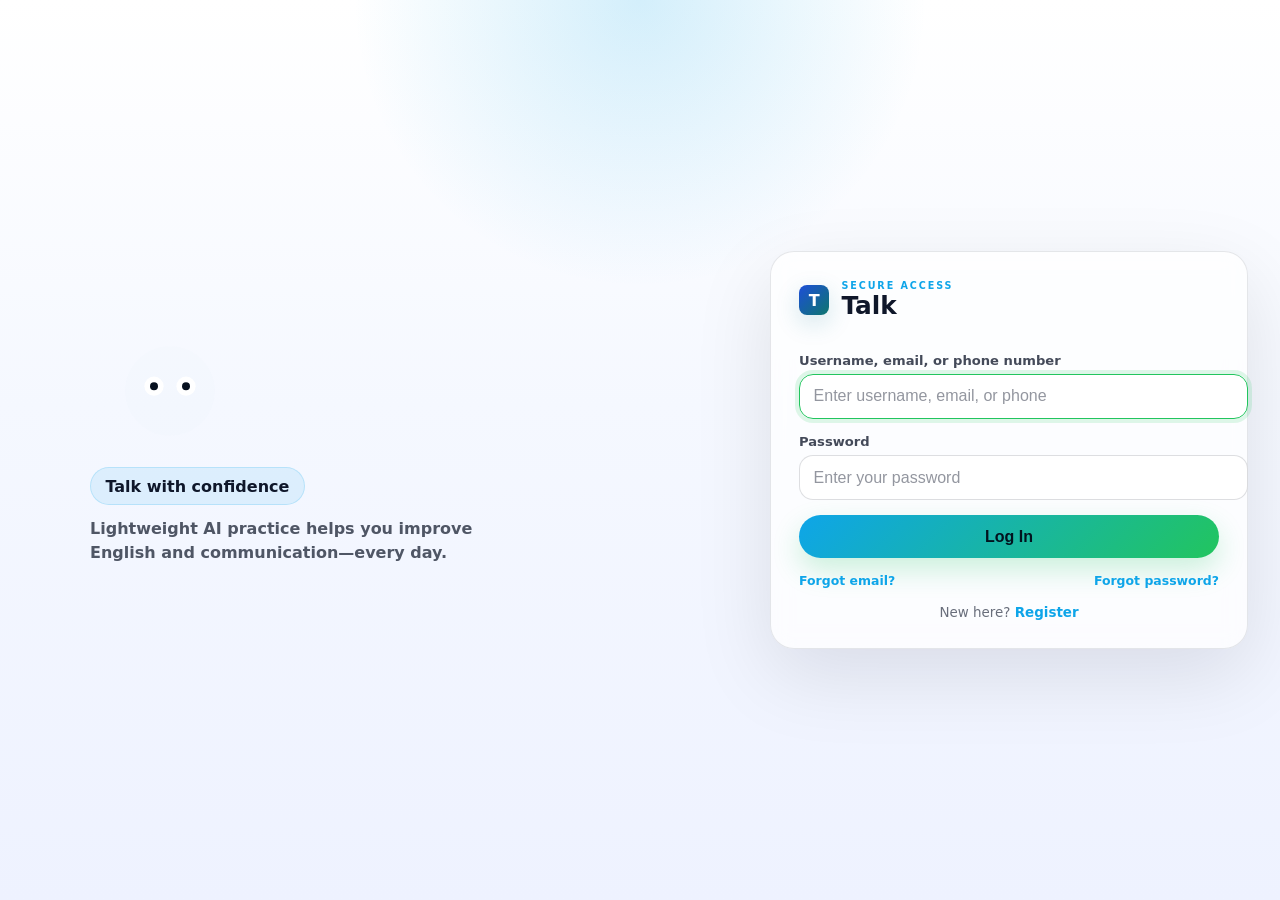
<file: index.html>
<!doctype html>
<html lang="en">
<head>
  <meta charset="utf-8">
  <meta name="viewport" content="width=device-width,initial-scale=1">
  <title>Talk - Login & Register</title>
  <link rel="stylesheet" href="styles.css">
</head>
<body>

  <div id="loginPage" class="login-wrapper">
    <div class="auth-shell">
      
      <aside class="auth-visual" aria-hidden="true">
        <div id="skeleton" class="skeleton" aria-hidden="true">
          <svg viewBox="0 0 200 140" width="160" height="112" xmlns="http://www.w3.org/2000/svg">
            <g id="head" class="head" transform="translate(100,70)">
              <ellipse cx="0" cy="0" rx="56" ry="56" fill="#e6eef6" opacity="0.12"/>
              <g id="face">
                <circle cx="-20" cy="-6" r="12" class="eye" fill="#fff" />
                <circle cx="20" cy="-6" r="12" class="eye" fill="#fff" />
                <circle id="pupilL" cx="-20" cy="-6" r="5" class="pupil" fill="#06101f" />
                <circle id="pupilR" cx="20" cy="-6" r="5" class="pupil" fill="#06101f" />
              </g>
            </g>
          </svg>
        </div>
        <div class="auth-visual-copy">
          <div class="brand-pill">Talk with confidence</div>
          <p class="auth-subtitle">Lightweight AI practice helps you improve English and communication—every day.</p>
        </div>
      </aside>
      
      <form id="loginForm" class="login-card" action="#" method="post">
        <div class="brand-block">
          <span class="brand-badge">T</span>
          <div>
            <p class="eyebrow">Secure access</p>
            <h1>Talk</h1>
          </div>
        </div>

        <p class="login-copy"></p>

        <div class="field-group">
          <label for="username">Username, email, or phone number</label>
          <input id="username" name="username" type="text" placeholder="Enter username, email, or phone" required autocomplete="username">
        </div>

        <div class="field-group">
          <label for="password">Password</label>
          <input id="password" name="password" type="password" placeholder="Enter your password" required autocomplete="current-password">
        </div>

        <button type="submit">Log In</button>

        <div class="help-links" aria-label="Account help">
          <a href="#" id="forgotEmailLink" class="help-link">Forgot email?</a>
          <a href="#" id="forgotPasswordLink" class="help-link">Forgot password?</a>
        </div>

        <p class="register-prompt">New here? <a href="#" id="registerLink" class="help-link">Register</a></p>
      </form>
    </div>
  </div>

  <div id="registerPage" class="register-wrapper" style="display: none;">
    <div class="register-card">
      <div class="brand-block">
        <span class="brand-badge">T</span>
        <div>
          <p class="eyebrow">Create account</p>
          <h1>Talk</h1>
        </div>
      </div>

      <div class="progress-bar">
        <div id="progressFill" class="progress-fill"></div>
      </div>
      <p class="step-counter"><span id="currentStep">1</span> / 6</p>

      <div id="step1" class="register-step active">
        <h2>Contact Information</h2>
        <div class="field-group">
          <label for="regEmail">Email Address</label>
          <input id="regEmail" type="email" placeholder="Enter your email address" required>
        </div>
        <div class="field-group">
          <label for="regPhone">Phone Number</label>
          <input id="regPhone" type="tel" placeholder="+1 (555) 000-0000" required>
        </div>
        <button type="button" class="btn-primary" id="step1Btn">Next</button>
      </div>

      <div id="step2" class="register-step">
        <h2>Verify Email</h2>
        <p class="step-description">We've sent a code to <strong id="emailDisplay"></strong></p>
        <div class="field-group">
          <label for="emailOtp">Email Verification Code</label>
          <input id="emailOtp" type="text" placeholder="000000" maxlength="6" pattern="\d{6}">
        </div>
        <button type="button" class="btn-link" id="resendEmailBtn">Resend Code</button>
        <div style="display: flex; gap: 1rem; margin-top: 1.5rem;">
          <button type="button" class="btn-secondary" id="backFrom2">Back</button>
          <button type="button" class="btn-primary" id="step2Btn">Verify</button>
        </div>
      </div>

      <div id="step3" class="register-step">
        <h2>Verify Phone</h2>
        <p class="step-description">We've sent a code to <strong id="phoneDisplay"></strong></p>
        <div class="field-group">
          <label for="phoneOtp">Phone Verification Code</label>
          <input id="phoneOtp" type="text" placeholder="000000" maxlength="6" pattern="\d{6}">
        </div>
        <button type="button" class="btn-link" id="resendPhoneBtn">Resend Code</button>
        <div style="display: flex; gap: 1rem; margin-top: 1.5rem;">
          <button type="button" class="btn-secondary" id="backFrom3">Back</button>
          <button type="button" class="btn-primary" id="step3Btn">Verify</button>
        </div>
      </div>

      <div id="step4" class="register-step">
        <h2>Enter Username</h2>
        <p class="step-description">Username will be lowercase and unique to your account</p>
        <div class="field-group">
          <label for="regUsername">Username</label>
          <input id="regUsername" type="text" placeholder="Enter username (lowercase, no spaces)" required>
          <span id="usernameStatus" class="status-message"></span>
        </div>
        <p style="font-size: 0.8rem; color: rgba(255,255,255,0.6); margin: 0;">Username must be 3-20 characters, lowercase letters, numbers, and underscores only. No spaces allowed.</p>
        <div style="display: flex; gap: 1rem; margin-top: 1.5rem;">
          <button type="button" class="btn-secondary" id="backFrom4">Back</button>
          <button type="button" class="btn-primary" id="step4Btn">Next</button>
        </div>
      </div>

      <div id="step5" class="register-step">
        <h2>Full Name</h2>
        <div class="field-group">
          <label for="regName">Full Name</label>
          <input id="regName" type="text" placeholder="Enter your full name" required>
        </div>
        <div style="display: flex; gap: 1rem; margin-top: 1.5rem;">
          <button type="button" class="btn-secondary" id="backFrom5">Back</button>
          <button type="button" class="btn-primary" id="step5Btn">Next</button>
        </div>
      </div>


      
      <div id="step6" class="register-step">
        <h2>Profile Photo</h2>
        <p class="step-description">Upload a profile photo (optional)</p>
        <div class="photo-upload-area" id="photoUploadArea">
          <input id="profilePhoto" type="file" accept="image/*" style="display: none;">
          <div class="photo-placeholder" id="photoPlaceholder">
            <svg xmlns="http://www.w3.org/2000/svg" width="48" height="48" viewBox="0 0 24 24" fill="none" stroke="currentColor" stroke-width="2">
              <path d="M21 15a2 2 0 0 1-2 2H7l-4 4V5a2 2 0 0 1 2-2h14a2 2 0 0 1 2 2z"></path>
            </svg>
            <p>Click to upload photo</p>
          </div>
          <img id="photoPreview" style="display: none; max-width: 100%; border-radius: 12px;">
        </div>
        <button type="button" class="btn-secondary" id="changePhotoBtn" style="display: none;">Change Photo</button>
        <div style="display: flex; gap: 1rem; margin-top: 1.5rem;">
          <button type="button" class="btn-secondary" id="backFrom6">Back</button>
          <button type="button" class="btn-primary" id="step6Btn">Complete Registration</button>
        </div>
      </div>

      <p class="login-prompt">Already have an account? <a href="#" id="backToLoginLink" class="help-link">Log In</a></p>
    </div>
  </div>
  
  <script src="script.js"></script>
</body>
</html>
</file>
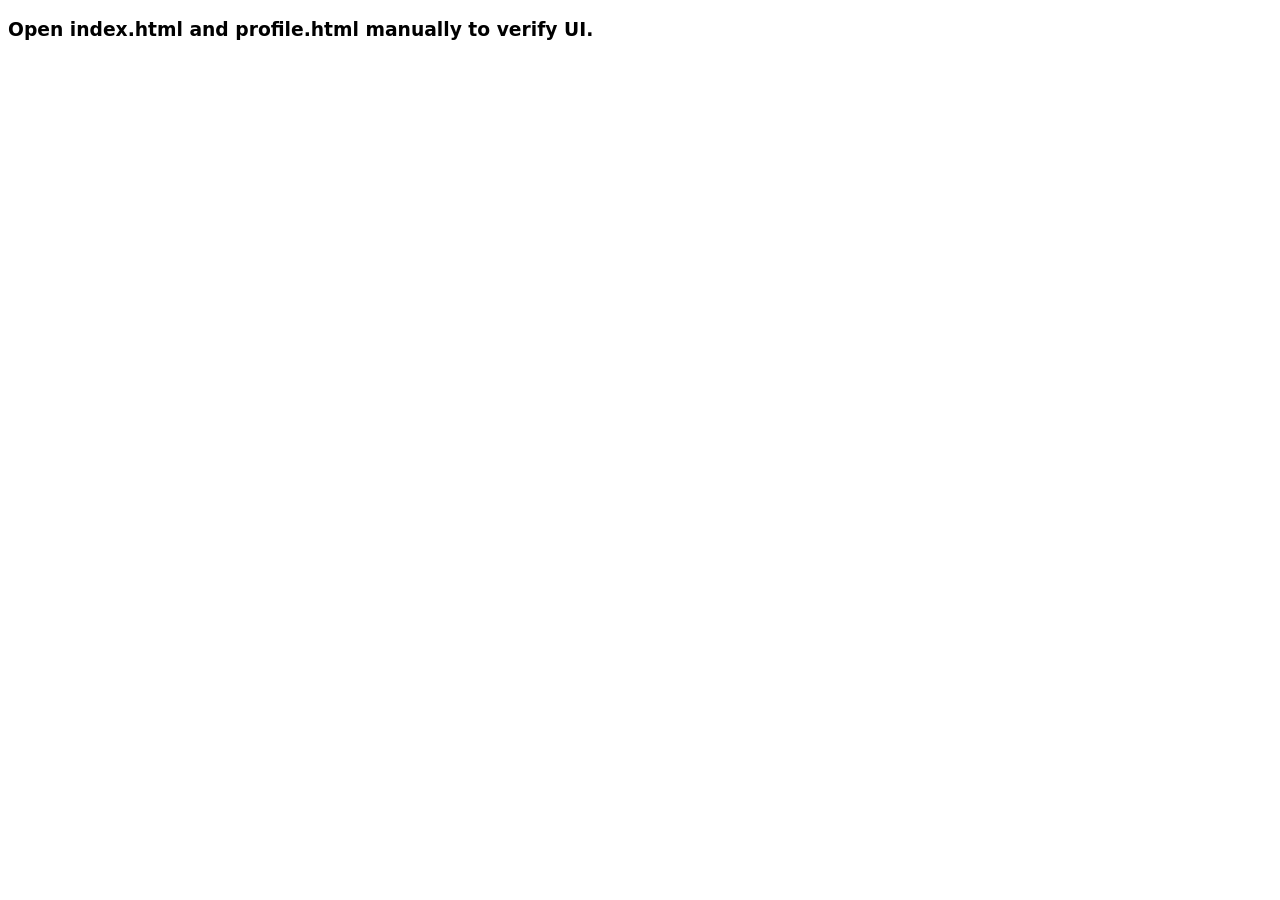
<file: check.html>
<!doctype html>
<html>
<head>
  <meta charset="utf-8">
  <title>Check</title>
  <style>body{font-family:system-ui}</style>
</head>
<body>
  <h3>Open index.html and profile.html manually to verify UI.</h3>
</body>
</html>
</file>
<file: styles.css>
html, body {
  min-height: 100%;
  margin: 0;
  font-family: Inter, system-ui, -apple-system, BlinkMacSystemFont, "Segoe UI", sans-serif;
  color: #0f172a;
  background: #f6f8ff;
}




body {
  display: block;
}

.login-wrapper,
.register-wrapper {
  min-height: 100vh;
  width: 100%;
  display: flex;
  align-items: center;
  justify-content: center;
  padding: 1.5rem;
  box-sizing: border-box;
  background:
    radial-gradient(circle at top, rgba(14, 165, 233, 0.18), transparent 26%),
    linear-gradient(180deg, #ffffff 0%, #f5f8ff 45%, #eef2ff 100%);
}

.auth-shell {
  width: 100%;
  max-width: 1100px;
  display: grid;
  grid-template-columns: 1fr 420px;
  gap: 2.25rem;
  align-items: center;
}

.auth-visual {
  padding: 1.25rem 0;
  display: flex;
  flex-direction: column;
  align-items: flex-start;
  gap: 1.25rem;
}

.auth-visual-copy {
  max-width: 420px;
}

.brand-pill {
  display: inline-flex;
  align-items: center;
  gap: 0.6rem;
  padding: 0.55rem 0.9rem;
  border-radius: 999px;
  font-weight: 800;
  color: #0f172a;
  background: rgba(14, 165, 233, 0.10);
  border: 1px solid rgba(14, 165, 233, 0.18);
}

.auth-subtitle {
  margin: 0.75rem 0 0;
  color: rgba(15, 23, 42, 0.72);
  font-weight: 600;
  line-height: 1.5;
}

.login-card,
.register-card {
  background: rgba(255, 255, 255, 0.72);
  backdrop-filter: blur(10px);
  border: 1px solid rgba(15, 23, 42, 0.10);
  padding: 1.75rem;
  border-radius: 24px;
  box-shadow: 0 26px 80px rgba(2, 6, 23, 0.10);
  width: min(420px, 100%);
  display: flex;
  flex-direction: column;
  gap: 0.9rem;
}

.register-card {
  width: min(460px, 100%);
}

.brand-block {
  display: flex;
  align-items: center;
  gap: 0.75rem;
  margin-bottom: 0.25rem;
}

.brand-badge {
  width: 1.9rem;
  height: 1.9rem;
  display: inline-flex;
  align-items: center;
  justify-content: center;
  border-radius: 0.5rem;
  background: linear-gradient(135deg, #1d4ed8, #0f766e);
  font-weight: 900;
  color: #fff;
  box-shadow: 0 8px 24px rgba(14, 116, 144, 0.18);
}

.eyebrow {
  margin: 0;
  font-size: 0.6rem;
  text-transform: uppercase;
  letter-spacing: 0.2em;
  color: #0ea5e9;
  font-weight: 800;
}

.login-card h1 {
  margin: 0;
  font-size: 1.55rem;
  line-height: 1.2;
  color: #0f172a;
}

.login-copy {
  margin: 0;
  color: rgba(15, 23, 42, 0.62);
  font-size: 0.95rem;
}

.field-group {
  display: flex;
  flex-direction: column;
  gap: 0.4rem;
}

.login-card label,
.register-card label {
  font-size: 0.82rem;
  font-weight: 750;
  color: rgba(15, 23, 42, 0.78);
}

.login-card input,
.register-card input {
  padding: 0.78rem 0.85rem;
  font-size: 1rem;
  border: 1px solid rgba(15, 23, 42, 0.14);
  border-radius: 14px;
  background: rgba(255, 255, 255, 0.85);
  color: #0f172a;
  outline: none;
  transition: box-shadow 0.2s ease, border-color 0.2s ease, transform 0.2s ease;
}

.login-card input::placeholder,
.register-card input::placeholder {
  color: rgba(15, 23, 42, 0.45);
}

.login-card input:focus,
.register-card input:focus {
  border-color: #22c55e;
  box-shadow: 0 0 0 4px rgba(34, 197, 94, 0.14);
  transform: translateY(-1px);
}

.register-card input.error {
  border-color: #ef4444;
  box-shadow: 0 0 0 4px rgba(239, 68, 68, 0.14);
}

.field-group input[type="text"],
.field-group input[type="email"],
.field-group input[type="tel"],
.field-group input[type="password"],
.field-group input[type="file"] {
  width: 100%;
}

.login-card button,
.btn-primary,
.btn-secondary,
.btn-link {
  padding: 0.8rem 0.95rem;
  font-size: 1rem;
  font-weight: 850;
  border: none;
  border-radius: 999px;
  cursor: pointer;
  transition: transform 0.15s ease, box-shadow 0.15s ease, background 0.15s ease;
}

.login-card button {
  background: linear-gradient(135deg, #0ea5e9, #22c55e);
  color: #02131f;
  box-shadow: 0 12px 28px rgba(34, 197, 94, 0.22);
}

.login-card button:hover {
  transform: translateY(-1px);
  box-shadow: 0 14px 30px rgba(14, 165, 233, 0.22);
}

.login-card button:active {
  transform: translateY(1px);
}

.btn-primary {
  background: linear-gradient(135deg, #0ea5e9, #22c55e);
  color: #02131f;
  box-shadow: 0 12px 28px rgba(34, 197, 94, 0.22);
}

.btn-primary:hover {
  transform: translateY(-1px);
  box-shadow: 0 14px 30px rgba(14, 165, 233, 0.22);
}

.btn-primary:active {
  transform: translateY(1px);
}

.btn-secondary {
  background: rgba(14, 165, 233, 0.08);
  color: #0ea5e9;
  border: 1px solid rgba(14, 165, 233, 0.18);
}

.btn-secondary:hover {
  background: rgba(14, 165, 233, 0.12);
}

.btn-link {
  background: transparent;
  color: #0ea5e9;
  padding: 0.5rem 0;
  text-decoration: underline;
  font-weight: 700;
}

.btn-link:hover {
  text-decoration: none;
}

.help-links {
  display: flex;
  justify-content: space-between;
  gap: 0.75rem;
  font-size: 0.78rem;
}

.help-link {
  color: #0ea5e9;
  text-decoration: none;
  font-weight: 650;
}

.help-link:hover {
  text-decoration: underline;
}

.register-prompt {
  margin: 0.2rem 0 0;
  font-size: 0.84rem;
  text-align: center;
  color: rgba(15, 23, 42, 0.62);
}

/* ===================== Skeleton eye tracking (kept working) ===================== */

.skeleton {
  display: flex;
  align-items: center;
  justify-content: center;
  margin: 0;
  pointer-events: none;
}

.skeleton svg { display: block; }



.head { transition: transform 300ms ease; transform-origin: 50% 50%; transform-box: fill-box; }
.eye { transition: transform 120ms ease; }
.pupil { transition: transform 120ms ease; transform-origin: center; transform-box: fill-box; }

.skeleton.look-away .head { transform: scaleX(-1) rotate(-12deg) translateY(-4px); }
.skeleton.look-away .pupil { transform: translateX(-6px) translateY(0); }

@media (max-width: 480px) {
  .skeleton svg { width: 120px; height: 84px; }
}






.progress-bar {
  height: 6px;
  background: rgba(15, 23, 42, 0.10);
  border-radius: 999px;
  overflow: hidden;
}

.progress-fill {
  height: 100%;
  background: linear-gradient(90deg, #0ea5e9, #22c55e);
  width: 16.67%;
  transition: width 0.3s ease;
}

.step-counter {
  margin: 0;
  font-size: 0.75rem;
  color: rgba(15, 23, 42, 0.55);
  text-align: right;
  font-weight: 750;
}

.register-step { display: none; }
.register-step.active {
  display: flex;
  flex-direction: column;
  gap: 0.9rem;
}

.step-description {
  margin: 0;
  font-size: 0.9rem;
  color: rgba(15, 23, 42, 0.62);
}

.status-message {
  font-size: 0.75rem;
  margin-top: 0.25rem;
  display: block;
  min-height: 1.2rem;
  font-weight: 750;
}

.status-message.success { color: #16a34a; }
.status-message.error { color: #ef4444; }

.photo-upload-area {
  border: 2px dashed rgba(15, 23, 42, 0.18);
  border-radius: 14px;
  padding: 2rem 1.25rem;
  text-align: center;
  cursor: pointer;
  transition: border-color 0.2s ease, background 0.2s ease, transform 0.2s ease;
  background: rgba(255, 255, 255, 0.55);
}

.photo-upload-area:hover {
  border-color: #22c55e;
  background: rgba(34, 197, 94, 0.06);
  transform: translateY(-2px);
}

.photo-placeholder {
  display: flex;
  flex-direction: column;
  align-items: center;
  gap: 0.5rem;
  color: rgba(15, 23, 42, 0.62);
}

.photo-placeholder svg {
  color: #0ea5e9;
  transition: transform 0.2s ease;
}

.photo-upload-area:hover .photo-placeholder svg {
  transform: scale(1.1);
}

.photo-placeholder p {
  margin: 0;
  font-size: 0.9rem;
  font-weight: 700;
}

#photoPreview {
  margin-top: 1rem;
  display: block;
  border-radius: 12px;
}

/* ===================== Responsive auth ===================== */

@media (max-width: 900px) {
  .auth-shell {
    grid-template-columns: 1fr;
    gap: 1.25rem;
  }
  .auth-visual {
    align-items: center;
    text-align: center;
  }
  .auth-visual-copy {
    max-width: 520px;
    text-align: center;
  }
}

@media (max-width: 480px) {
  .login-wrapper,
  .register-wrapper { padding: 1.25rem; }
  .login-card,
  .register-card { padding: 1.5rem 1.25rem; }
}

/* ===================== PROFILE PAGE (profile.html) ===================== */

.profile-wrapper {
  min-height: 100vh;
  width: 100%;
  display: flex;
  flex-direction: column;
  background:
    radial-gradient(circle at top, rgba(14, 165, 233, 0.14), transparent 26%),
    linear-gradient(180deg, #ffffff 0%, #f6f8ff 55%, #eef2ff 100%);
  color: #0f172a;
  position: relative;
  overflow: hidden;
}

.profile-wrapper::before {
  content: '';
  position: fixed;
  inset: 0;
  background:
    radial-gradient(circle at 20% 50%, rgba(14, 165, 233, 0.10) 0%, transparent 55%),
    radial-gradient(circle at 80% 80%, rgba(34, 197, 94, 0.06) 0%, transparent 55%);
  pointer-events: none;
}

.profile-wrapper > * {
  position: relative;
  z-index: 1;
}

.profile-nav {
  background: rgba(255, 255, 255, 0.70);
  backdrop-filter: blur(16px);
  border-bottom: 1px solid rgba(15, 23, 42, 0.10);
  padding: 1rem 1.5rem;
  position: sticky;
  top: 0;
  z-index: 100;
}

.nav-container {
  max-width: 1200px;
  margin: 0 auto;
  display: flex;
  justify-content: space-between;
  align-items: center;
}

.profile-nav .brand-block h1 {
  margin: 0;
  font-size: 1.4rem;
  background: linear-gradient(135deg, #0ea5e9, #22c55e);
  -webkit-background-clip: text;
  -webkit-text-fill-color: transparent;
  background-clip: text;
  font-weight: 900;
}

.nav-links {
  list-style: none;
  margin: 0;
  padding: 0;
  display: flex;
  gap: 1.5rem;
}

.nav-links a {
  color: #0ea5e9;
  text-decoration: none;
  font-weight: 750;
  transition: all 0.2s ease;
  padding: 0.5rem 1rem;
  border-radius: 10px;
}

.nav-links a:hover {
  background: rgba(14, 165, 233, 0.10);
}

.profile-container {
  flex: 1;
  max-width: 1200px;
  margin: 0 auto;
  width: 100%;
  padding: 2.5rem 1.5rem;
  box-sizing: border-box;
  animation: fadeInUp 0.8s ease;
}

@keyframes fadeInUp {
  from { opacity: 0; transform: translateY(14px); }
  to { opacity: 1; transform: translateY(0); }
}

/* Profile layout: left sidebar (picture+stats) and right details */
.profile-layout {
  display: grid;
  grid-template-columns: 340px 1fr;
  gap: 1.5rem;
  align-items: start;
}

.profile-sidebar,
.profile-content {
  display: flex;
  flex-direction: column;
  gap: 1.5rem;
}

.profile-card {
  background: rgba(255, 255, 255, 0.72);
  backdrop-filter: blur(14px);
  border: 1px solid rgba(15, 23, 42, 0.10);
  border-radius: 18px;
  padding: 1.5rem;
  box-shadow: 0 18px 60px rgba(2, 6, 23, 0.06);
}

.profile-header {
  display: flex;
  justify-content: center;
  margin-bottom: 1rem;
}

.profile-picture-wrapper {
  display: flex;
  flex-direction: column;
  align-items: center;
  gap: 1rem;
}

.profile-picture {
  width: 150px;
  height: 150px;
  border-radius: 50%;
  object-fit: cover;
  border: 4px solid rgba(14, 165, 233, 0.35);
  box-shadow: 0 14px 40px rgba(14, 165, 233, 0.18);
}

.edit-picture-btn {
  padding: 0.7rem 1.25rem;
  font-size: 0.95rem;
  font-weight: 800;
  border: 1px solid rgba(14, 165, 233, 0.25);
  border-radius: 999px;
  background: rgba(14, 165, 233, 0.08);
  color: #0ea5e9;
  cursor: pointer;
  transition: transform 0.15s ease, background 0.15s ease;
}

.edit-picture-btn:hover {
  transform: translateY(-2px);
  background: rgba(14, 165, 233, 0.12);
}

.profile-stats {
  display: grid;
  grid-template-columns: repeat(auto-fit, minmax(150px, 1fr));
  gap: 1rem;
  margin-top: 0.75rem;
}

.stat-card {
  background: rgba(14, 165, 233, 0.06);
  border: 1px solid rgba(14, 165, 233, 0.14);
  border-radius: 14px;
  padding: 1.1rem;
  display: flex;
  flex-direction: column;
  align-items: center;
  gap: 0.55rem;
  text-align: center;
}

.stat-label {
  font-size: 0.8rem;
  font-weight: 850;
  color: rgba(14, 165, 233, 0.95);
  text-transform: uppercase;
  letter-spacing: 0.4px;
}

.stat-value {
  font-size: 1.6rem;
  font-weight: 950;
  background: linear-gradient(135deg, #0ea5e9, #22c55e);
  -webkit-background-clip: text;
  -webkit-text-fill-color: transparent;
  background-clip: text;
}

.profile-section {
  background: rgba(255, 255, 255, 0.72);
  backdrop-filter: blur(14px);
  border: 1px solid rgba(15, 23, 42, 0.10);
  padding: 1.5rem;
  border-radius: 18px;
  box-shadow: 0 18px 60px rgba(2, 6, 23, 0.06);
}

.section-title {
  margin: 0 0 1.25rem;
  font-size: 1.25rem;
  font-weight: 950;
  color: #0f172a;
  display: flex;
  align-items: center;
  gap: 0.75rem;
}

.section-title::after {
  content: '';
  height: 3px;
  width: 52px;
  border-radius: 999px;
  background: linear-gradient(90deg, #0ea5e9, #22c55e);
  display: inline-block;
  margin-left: 0.5rem;
}

.info-group { display: flex; flex-direction: column; gap: 1rem; }

.info-item {
  display: flex;
  align-items: center;
  gap: 1.2rem;
  padding: 1rem 1.1rem;
  background: rgba(14, 165, 233, 0.06);
  border: 1px solid rgba(14, 165, 233, 0.14);
  border-radius: 14px;
}

.info-item label {
  font-weight: 850;
  min-width: 100px;
  color: rgba(15, 23, 42, 0.70);
}

.info-value {
  flex: 1;
  color: rgba(15, 23, 42, 0.92);
  font-weight: 650;
}

.edit-btn {
  padding: 0.6rem 1.05rem;
  border-radius: 12px;
  border: 1px solid rgba(14, 165, 233, 0.22);
  background: rgba(14, 165, 233, 0.08);
  color: #0ea5e9;
  font-weight: 850;
  cursor: pointer;
  white-space: nowrap;
}

.copy-btn {
  padding: 0.55rem 0.7rem;
  font-size: 1.1rem;
  border: none;
  background: transparent;
  cursor: pointer;
  border-radius: 10px;
  transition: background 0.15s ease, transform 0.15s ease;
}

.copy-btn:hover { background: rgba(14, 165, 233, 0.12); transform: scale(1.05); }

.bio-wrapper { display: flex; flex-direction: column; gap: 1rem; }

.user-bio {
  margin: 0;
  padding: 1rem 1.1rem;
  background: rgba(34, 197, 94, 0.06);
  border: 1px solid rgba(34, 197, 94, 0.12);
  border-radius: 14px;
  line-height: 1.7;
  color: rgba(15, 23, 42, 0.92);
}

.friends-container {
  display: grid;
  grid-template-columns: repeat(auto-fill, minmax(280px, 1fr));
  gap: 1rem;
}

.friend-card {
  background: rgba(14, 165, 233, 0.06);
  border: 1px solid rgba(14, 165, 233, 0.14);
  border-radius: 14px;
  padding: 1rem;
  display: flex;
  justify-content: space-between;
  align-items: center;
  gap: 1rem;
}

.friend-avatar {
  width: 56px;
  height: 56px;
  border-radius: 50%;
  overflow: hidden;
  border: 2px solid rgba(14, 165, 233, 0.35);
}

.friend-avatar img {
  width: 100%;
  height: 100%;
  object-fit: cover;
}

.friend-details h4 { margin: 0 0 0.25rem; font-size: 1.05rem; font-weight: 950; }
.friend-id { margin: 0; font-size: 0.85rem; color: #0ea5e9; font-weight: 750; }

.friend-status {
  margin: 0.35rem 0 0;
  font-size: 0.8rem;
  font-weight: 850;
  display: inline-block;
  padding: 0.35rem 0.9rem;
  border-radius: 999px;
  letter-spacing: 0.4px;
  text-transform: uppercase;
}

.friend-status.online { background: rgba(34, 197, 94, 0.14); color: #16a34a; }
.friend-status.away { background: rgba(245, 158, 11, 0.16); color: #d97706; }
.friend-status.offline { background: rgba(148, 163, 184, 0.25); color: rgba(71, 85, 105, 1); }

.remove-friend-btn {
  padding: 0.55rem 0.95rem;
  font-size: 0.9rem;
  font-weight: 900;
  border-radius: 12px;
  border: 1px solid rgba(239, 68, 68, 0.35);
  background: rgba(239, 68, 68, 0.08);
  color: #ef4444;
  cursor: pointer;
}

.empty-state {
  text-align: center;
  padding: 2rem 1rem;
  color: rgba(15, 23, 42, 0.55);
  font-style: italic;
}

.add-friend-btn,
.settings-btn {
  padding: 0.85rem 1.35rem;
  font-size: 0.95rem;
  font-weight: 900;
  border-radius: 999px;
  border: none;
  background: linear-gradient(135deg, #0ea5e9, #22c55e);
  color: #02131f;
  cursor: pointer;
}

/* Settings group */
.settings-group {
  background: rgba(14, 165, 233, 0.06);
  border: 1px solid rgba(14, 165, 233, 0.14);
  border-radius: 14px;
  padding: 1rem;
}

.settings-group p { margin: 0.5rem 0; font-weight: 650; color: rgba(15, 23, 42, 0.82); }
.settings-group strong { color: #0ea5e9; }

/* ===================== MODALS & TOAST (keep ids/classes) ===================== */

.modal {
  display: none;
  position: fixed;
  inset: 0;
  background: rgba(2, 6, 23, 0.72);
  z-index: 1000;
  align-items: center;
  justify-content: center;
  padding: 1.5rem;
  backdrop-filter: blur(6px);
}

.modal.active { display: flex; }

.modal-content {
  background: rgba(255, 255, 255, 0.92);
  border: 1px solid rgba(14, 165, 233, 0.22);
  border-radius: 16px;
  width: min(500px, 100%);
  display: flex;
  flex-direction: column;
  overflow: hidden;
}

.modal-header {
  padding: 1.25rem 1.25rem;
  border-bottom: 1px solid rgba(14, 165, 233, 0.18);
  display: flex;
  justify-content: space-between;
  align-items: center;
}

.modal-header h3 {
  margin: 0;
  font-size: 1.25rem;
  font-weight: 950;
}

.modal-close {
  background: transparent;
  border: none;
  font-size: 2rem;
  cursor: pointer;
  padding: 0;
  width: 2.5rem;
  height: 2.5rem;
  display: flex;
  align-items: center;
  justify-content: center;
  color: rgba(15, 23, 42, 0.65);
}

.modal-body {
  padding: 1.25rem;
  display: flex;
  flex-direction: column;
  gap: 1rem;
}

.modal-input,
.modal-textarea {
  padding: 0.95rem 1rem;
  font-size: 1rem;
  border: 1px solid rgba(14, 165, 233, 0.18);
  border-radius: 12px;
  background: rgba(255, 255, 255, 0.9);
  color: #0f172a;
  outline: none;
}

.modal-input:focus,
.modal-textarea:focus {
  border-color: #22c55e;
  box-shadow: 0 0 0 4px rgba(34, 197, 94, 0.14);
}

.modal-textarea { resize: vertical; min-height: 120px; }

.char-count {
  font-size: 0.85rem;
  color: rgba(15, 23, 42, 0.55);
  text-align: right;
  margin: 0;
  font-weight: 700;
}

.suggestion-item {
  padding: 0.9rem;
  background: rgba(14, 165, 233, 0.06);
  border: 1px solid rgba(14, 165, 233, 0.14);
  border-radius: 10px;
  cursor: pointer;
  color: #0ea5e9;
  transition: transform 0.15s ease, background 0.15s ease, border-color 0.15s ease;
  margin-top: 0.5rem;
  font-weight: 750;
}

.suggestion-item:hover { transform: translateX(3px); background: rgba(14, 165, 233, 0.10); border-color: rgba(34, 197, 94, 0.30); }

.suggested-friends { max-height: 220px; overflow-y: auto; }

.modal-footer {
  padding: 1.25rem;
  border-top: 1px solid rgba(14, 165, 233, 0.18);
  display: flex;
  justify-content: flex-end;
  gap: 1rem;
}

.btn-cancel {
  padding: 0.85rem 1.2rem;
  font-weight: 900;
  border-radius: 999px;
  border: 1px solid rgba(14, 165, 233, 0.20);
  background: rgba(148, 163, 184, 0.12);
  color: #0ea5e9;
  cursor: pointer;
}

.btn-save {
  padding: 0.85rem 1.2rem;
  font-weight: 900;
  border-radius: 999px;
  border: none;
  background: linear-gradient(135deg, #0ea5e9, #22c55e);
  color: #02131f;
  cursor: pointer;
}

/* toast */
.toast {
  position: fixed;
  bottom: -100px;
  left: 50%;
  transform: translateX(-50%);
  background: rgba(34, 197, 94, 0.95);
  color: #02131f;
  padding: 1rem 1.5rem;
  border-radius: 12px;
  box-shadow: 0 12px 32px rgba(34, 197, 94, 0.25);
  font-weight: 900;
  font-size: 0.95rem;
  z-index: 9999;
  transition: bottom 0.4s cubic-bezier(0.34, 1.56, 0.64, 1);
  backdrop-filter: blur(10px);
}

.toast.show { bottom: 2rem; }
.toast.error { background: rgba(239, 68, 68, 0.95); color: #fff; }
.toast.info { background: rgba(14, 165, 233, 0.95); color: #02131f; }

/* ===================== Responsive profile ===================== */

@media (max-width: 900px) {
  .profile-layout {
    grid-template-columns: 1fr;
  }
}

@media (max-width: 480px) {
  .profile-container { padding: 1.5rem 1rem; }
  .profile-picture { width: 110px; height: 110px; }
}
</file>
